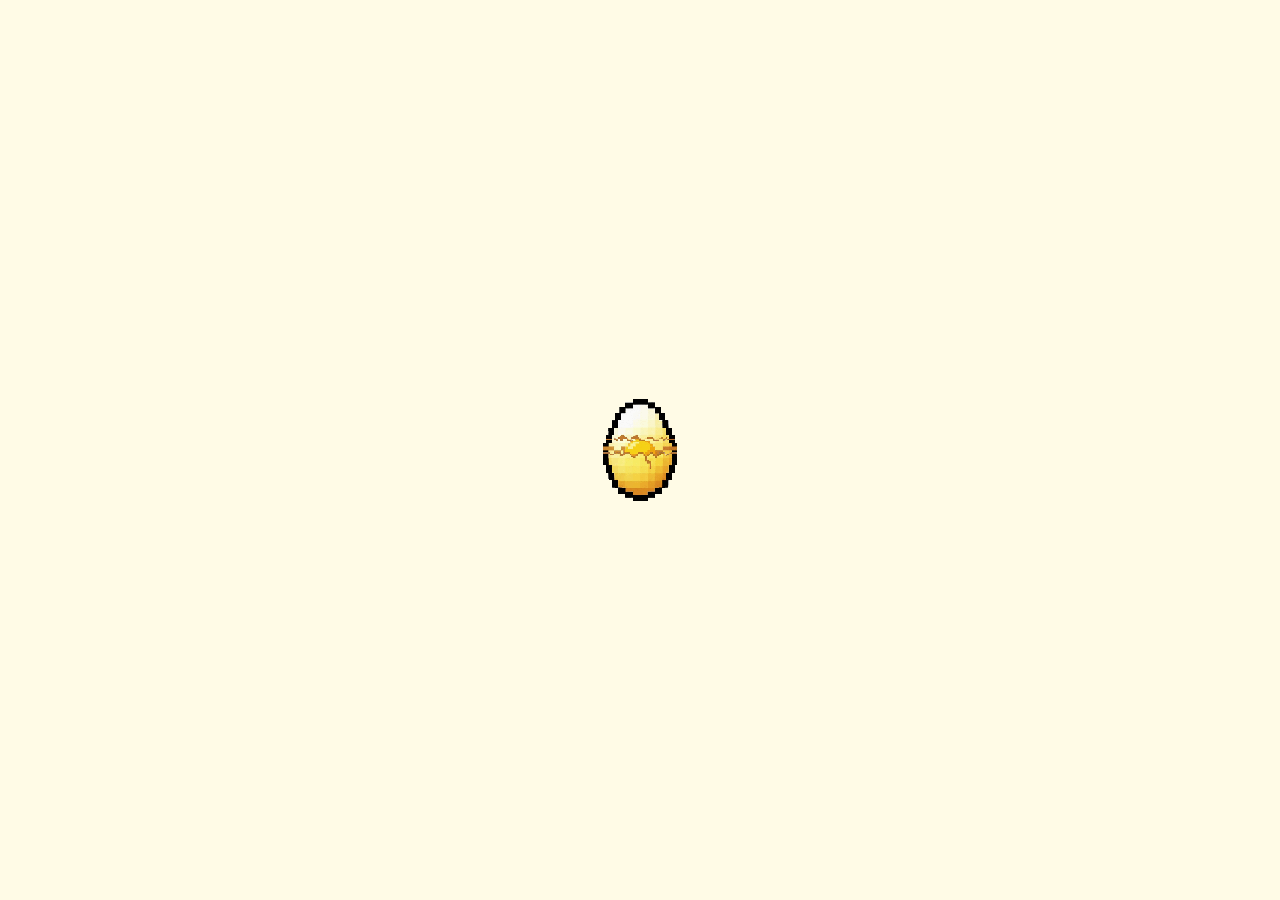
<file: index.html>
<!DOCTYPE html>
<html lang="en">
<head>
  <meta charset="UTF-8">
  <title>Egg Timer</title>
  <link rel="stylesheet" href="styles.css">
</head>
<body>
  <!-- Loader -->
  <div id="loader">
    <img src="loader.gif" alt="Loading...">
  </div>

  <!-- Welcome Container -->
  <div id="main-content" class="welcome-container hidden">
    <img src="logo.png" alt="Egg Timer Logo" class="logo">
    <h1>Ready for some eggs?🥚</h1>
    <button onclick="location.href='menu.html'">Start Boiling</button>
  </div>

  <script>
    window.addEventListener("load", () => {
      const loader = document.getElementById("loader");
      const main = document.getElementById("main-content");

      setTimeout(() => {
        loader.style.display = "none";
        main.classList.remove("hidden");
      }, 2000); // 2 seconds
    });
  </script>
</body>
</html>
</file>
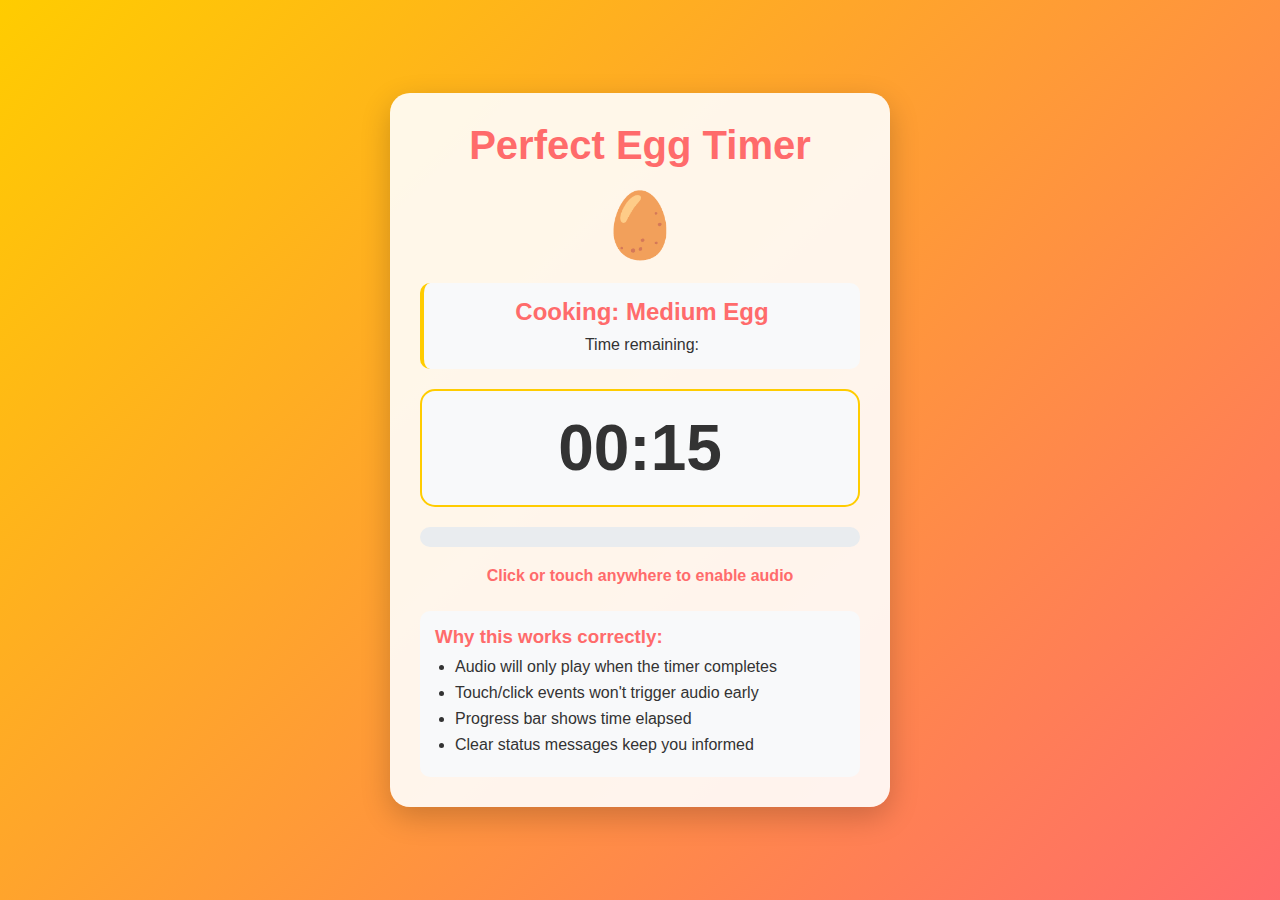
<file: egg-timer.html>
<!DOCTYPE html>
<html lang="en">
<head>
    <meta charset="UTF-8">
    <meta name="viewport" content="width=device-width, initial-scale=1.0">
    <title>Egg Timer</title>
    <style>
        * {
            margin: 0;
            padding: 0;
            box-sizing: border-box;
            font-family: 'Segoe UI', Tahoma, Geneva, Verdana, sans-serif;
        }
        
        body {
            display: flex;
            flex-direction: column;
            align-items: center;
            justify-content: center;
            min-height: 100vh;
            background: linear-gradient(135deg, #ffcc00, #ff6b6b);
            padding: 20px;
            color: #333;
        }
        
        .container {
            background: rgba(255, 255, 255, 0.9);
            border-radius: 20px;
            padding: 30px;
            box-shadow: 0 10px 30px rgba(0, 0, 0, 0.2);
            text-align: center;
            max-width: 500px;
            width: 100%;
        }
        
        h1 {
            margin-bottom: 20px;
            color: #ff6b6b;
            font-size: 2.5rem;
        }
        
        .egg-icon {
            font-size: 4rem;
            margin-bottom: 20px;
        }
        
        .timer-display {
            font-size: 4rem;
            font-weight: bold;
            margin: 20px 0;
            color: #333;
            background: #f8f9fa;
            padding: 20px;
            border-radius: 15px;
            border: 2px solid #ffcc00;
        }
        
        .egg-info {
            margin: 20px 0;
            padding: 15px;
            background: #f8f9fa;
            border-radius: 10px;
            border-left: 4px solid #ffcc00;
        }
        
        .egg-info h2 {
            color: #ff6b6b;
            margin-bottom: 10px;
        }
        
        .progress-container {
            width: 100%;
            background: #e9ecef;
            height: 20px;
            border-radius: 10px;
            margin: 20px 0;
            overflow: hidden;
        }
        
        .progress-bar {
            height: 100%;
            background: linear-gradient(to right, #ffcc00, #ff6b6b);
            width: 0%;
            border-radius: 10px;
            transition: width 1s linear;
        }
        
        .status-message {
            margin: 15px 0;
            font-weight: bold;
            min-height: 24px;
            color: #ff6b6b;
        }
        
        .instructions {
            margin-top: 20px;
            padding: 15px;
            background: #f8f9fa;
            border-radius: 10px;
            text-align: left;
        }
        
        .instructions h3 {
            color: #ff6b6b;
            margin-bottom: 10px;
        }
        
        .instructions ul {
            padding-left: 20px;
        }
        
        .instructions li {
            margin-bottom: 8px;
        }
    </style>
</head>
<body>
    <div class="container">
        <h1>Perfect Egg Timer</h1>
        <div class="egg-icon">🥚</div>
        
        <div class="egg-info">
            <h2 id="egg-type">Cooking: Medium Egg</h2>
            <p>Time remaining:</p>
        </div>
        
        <div class="timer-display" id="countdown">07:00</div>
        
        <div class="progress-container">
            <div class="progress-bar" id="progress-bar"></div>
        </div>
        
        <div class="status-message" id="status">Timer is running...</div>
        
        <div class="instructions">
            <h3>Why this works correctly:</h3>
            <ul>
                <li>Audio will only play when the timer completes</li>
                <li>Touch/click events won't trigger audio early</li>
                <li>Progress bar shows time elapsed</li>
                <li>Clear status messages keep you informed</li>
            </ul>
        </div>
    </div>

    <script>
        document.addEventListener("DOMContentLoaded", () => {
            // Define the egg types and their times in seconds
            const eggTimes = {
                soft: 10,  // Reduced for testing - change to 240 for real soft eggs
                medium: 15, // Reduced for testing - change to 420 for real medium eggs
                hard: 20    // Reduced for testing - change to 720 for real hard eggs
            };
            
            // Get the type of egg from the URL parameters for demonstration
            // In a real scenario, you would get this from the current page URL
            const urlParams = new URLSearchParams(window.location.search);
            let eggType = urlParams.get('type') || 'medium';
            const totalTime = eggTimes[eggType];

            // Update the egg type display
            document.getElementById('egg-type').textContent = `Cooking: ${eggType.charAt(0).toUpperCase() + eggType.slice(1)} Egg`;

            // Timer variables
            let timeRemaining = totalTime;
            const countdownDisplay = document.getElementById("countdown");
            const progressBar = document.getElementById("progress-bar");
            const statusMessage = document.getElementById("status");
            let alarmSound = null;
            let timerId = null;
            let audioAllowed = false;

            // Function to update the timer display
            function updateDisplay() {
                const minutes = Math.floor(timeRemaining / 60);
                const seconds = timeRemaining % 60;
                countdownDisplay.textContent = `${minutes.toString().padStart(2, '0')}:${seconds.toString().padStart(2, '0')}`;
                
                // Update progress bar
                const progress = ((totalTime - timeRemaining) / totalTime) * 100;
                progressBar.style.width = `${progress}%`;
            }

            // Function to initialize audio
            function initAudio() {
                if (alarmSound) return;
                
                // Create audio element but don't play it
                alarmSound = new Audio('https://assets.mixkit.co/sfx/preview/mixkit-alarm-digital-clock-beep-989.mp3');
                alarmSound.preload = 'auto';
                
                statusMessage.textContent = "Audio is ready - timer is running";
                audioAllowed = true;
            }

            // Function to play alarm sound
            function playAlarm() {
                if (alarmSound && audioAllowed) {
                    alarmSound.play()
                        .then(() => {
                            statusMessage.textContent = "Timer complete! Alarm is playing.";
                        })
                        .catch(error => {
                            console.error("Audio playback failed:", error);
                            statusMessage.textContent = "Timer complete! (Enable audio for alarm sound)";
                        });
                } else {
                    statusMessage.textContent = "Timer complete! (Audio was not enabled)";
                }
            }

            // Main timer function
            function startTimer() {
                if (timerId !== null) {
                    return; 
                }
                
                // Initialize audio on first user interaction
                if (!audioAllowed) {
                    statusMessage.textContent = "Click or touch anywhere to enable audio";
                    
                    const enableAudio = () => {
                        initAudio();
                        document.body.removeEventListener('click', enableAudio);
                        document.body.removeEventListener('touchstart', enableAudio);
                    };
                    
                    document.body.addEventListener('click', enableAudio);
                    document.body.addEventListener('touchstart', enableAudio);
                }
                
                // Start the countdown
                timerId = setInterval(() => {
                    if (timeRemaining <= 0) {
                        clearInterval(timerId);
                        countdownDisplay.textContent = "00:00";
                        progressBar.style.width = '100%';
                        playAlarm();
                    } else {
                        timeRemaining--;
                        updateDisplay();
                    }
                }, 1000);
            }
            
            // Initial setup
            updateDisplay();
            startTimer();
        });
    </script>
</body>
</html>
</file>
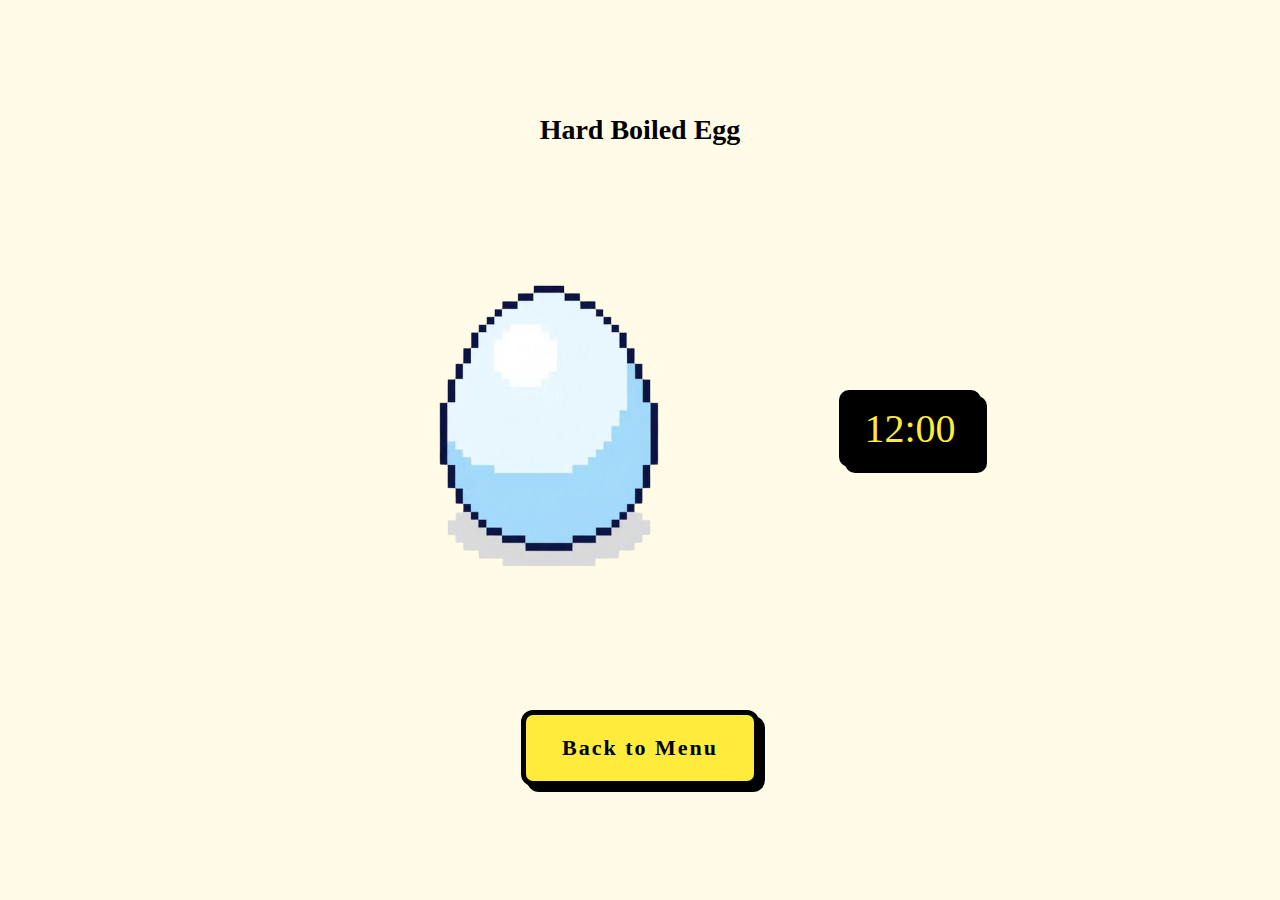
<file: hard.html>
<!DOCTYPE html>
<html lang="en">
<head>
  <meta charset="UTF-8">
  <title>Hard Boiled Egg Timer</title>
  <link rel="stylesheet" href="styles.css">
</head>
<body>
  <div class="timer-container">
    <h1 id="timer-title">Hard Boiled Egg</h1>
    
    <div class="egg-timer-display">
      <div class="egg-animation">
        <img id="egg-img" src="egg.png" alt="Boiling Egg">
      </div>
      
      <div class="countdown-display">
        <p id="countdown">09:00</p>
      </div>
    </div>
    
    <button onclick="location.href='menu.html'">Back to Menu</button>
  </div>
  
  <script src="timer.js"></script>
</body>
</html>
</file>
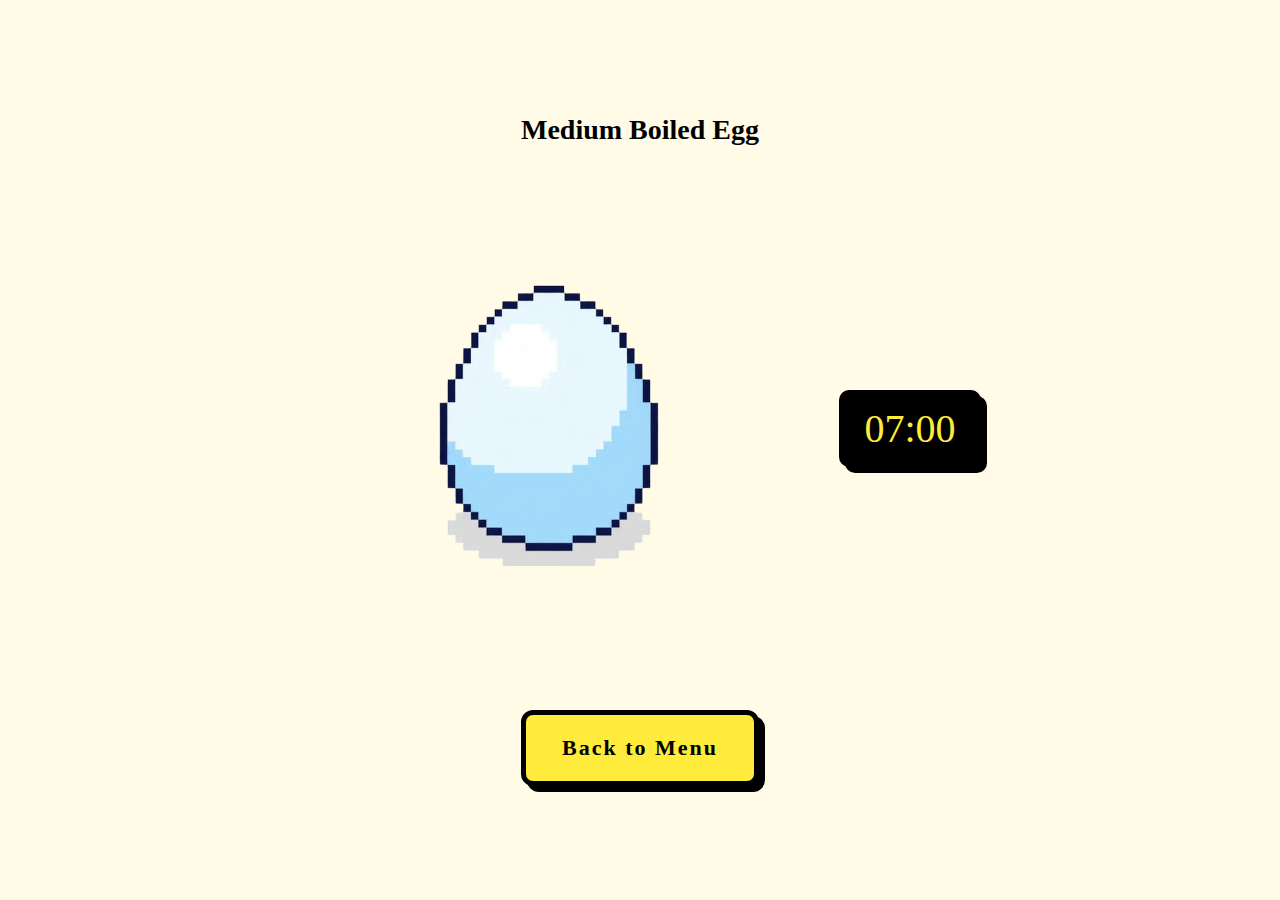
<file: medium.html>
<!DOCTYPE html>
<html lang="en">
<head>
  <meta charset="UTF-8">
  <title>Medium Boiled Egg Timer</title>
  <link rel="stylesheet" href="styles.css">
</head>
<body>
  <div class="timer-container">
    <h1 id="timer-title">Medium Boiled Egg</h1>
    
    <div class="egg-timer-display">
      <div class="egg-animation">
        <img id="egg-img" src="egg.png" alt="Boiling Egg">
      </div>
      
      <div class="countdown-display">
        <p id="countdown">06:00</p>
      </div>
    </div>
    
    <button onclick="location.href='menu.html'">Back to Menu</button>
  </div>
  
  <script src="timer.js"></script>
</body>
</html>
</file>
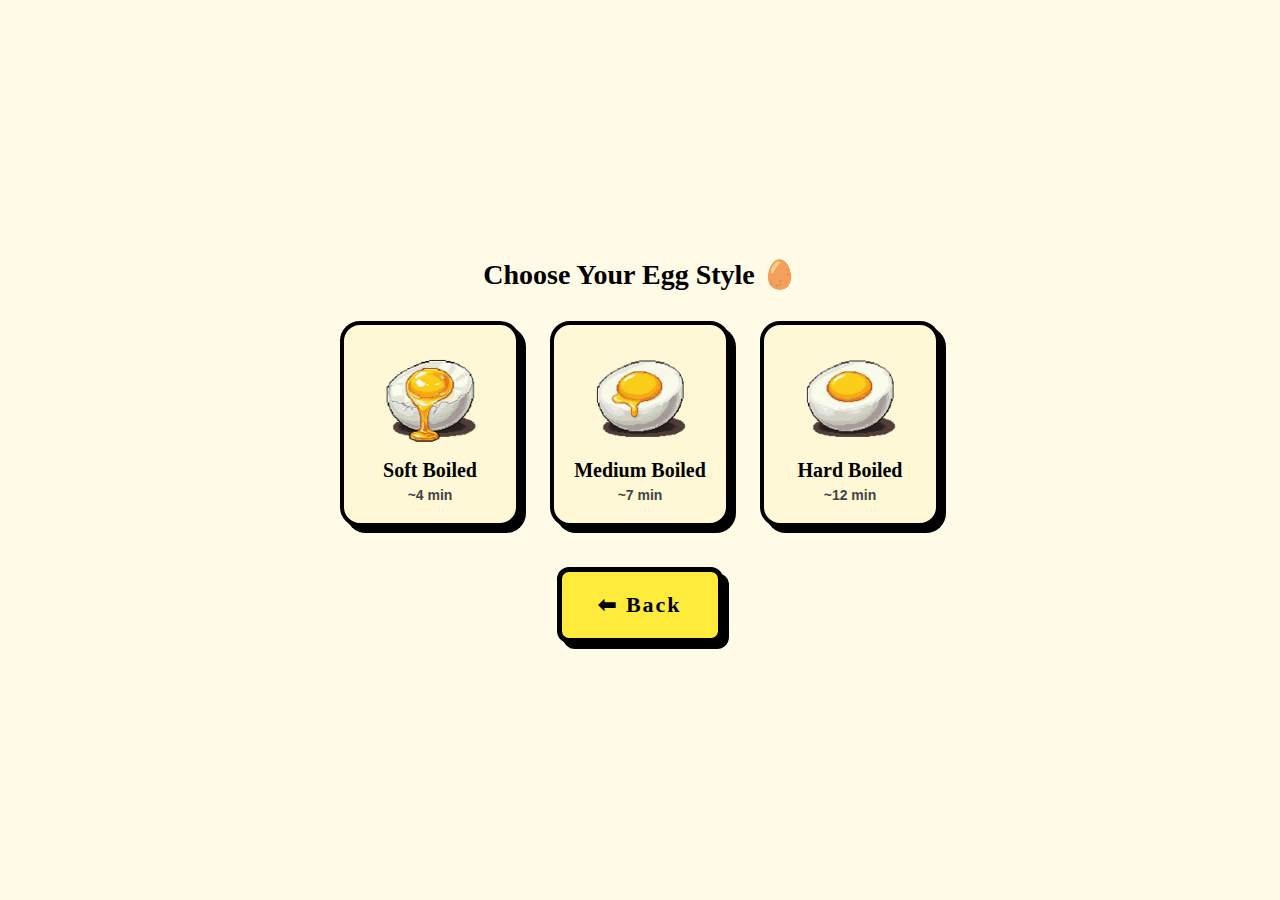
<file: menu.html>
<!DOCTYPE html>
<html lang="en">
<head>
  <meta charset="UTF-8">
  <title>Egg Timer Menu</title>
  <link rel="stylesheet" href="styles.css">
</head>
<body>
  <div class="menu-container">
    <h1>Choose Your Egg Style 🥚</h1>

    <div class="egg-options">
      <div class="egg-card" onclick="location.href='soft.html'">
        <img src="soft.png" alt="Soft Boiled Egg">
        <h2>Soft Boiled</h2>
        <p>~4 min</p>
      </div>

      <div class="egg-card" onclick="location.href='medium.html'">
        <img src="medium.png" alt="Medium Boiled Egg">
        <h2>Medium Boiled</h2>
        <p>~7 min</p>
      </div>

      <div class="egg-card" onclick="location.href='hard.html'">
        <img src="hard.png" alt="Hard Boiled Egg">
        <h2>Hard Boiled</h2>
        <p>~12 min</p>
      </div>
    </div>

    <button onclick="location.href='index.html'">⬅ Back</button>
  </div>
</body>
</html>
</file>
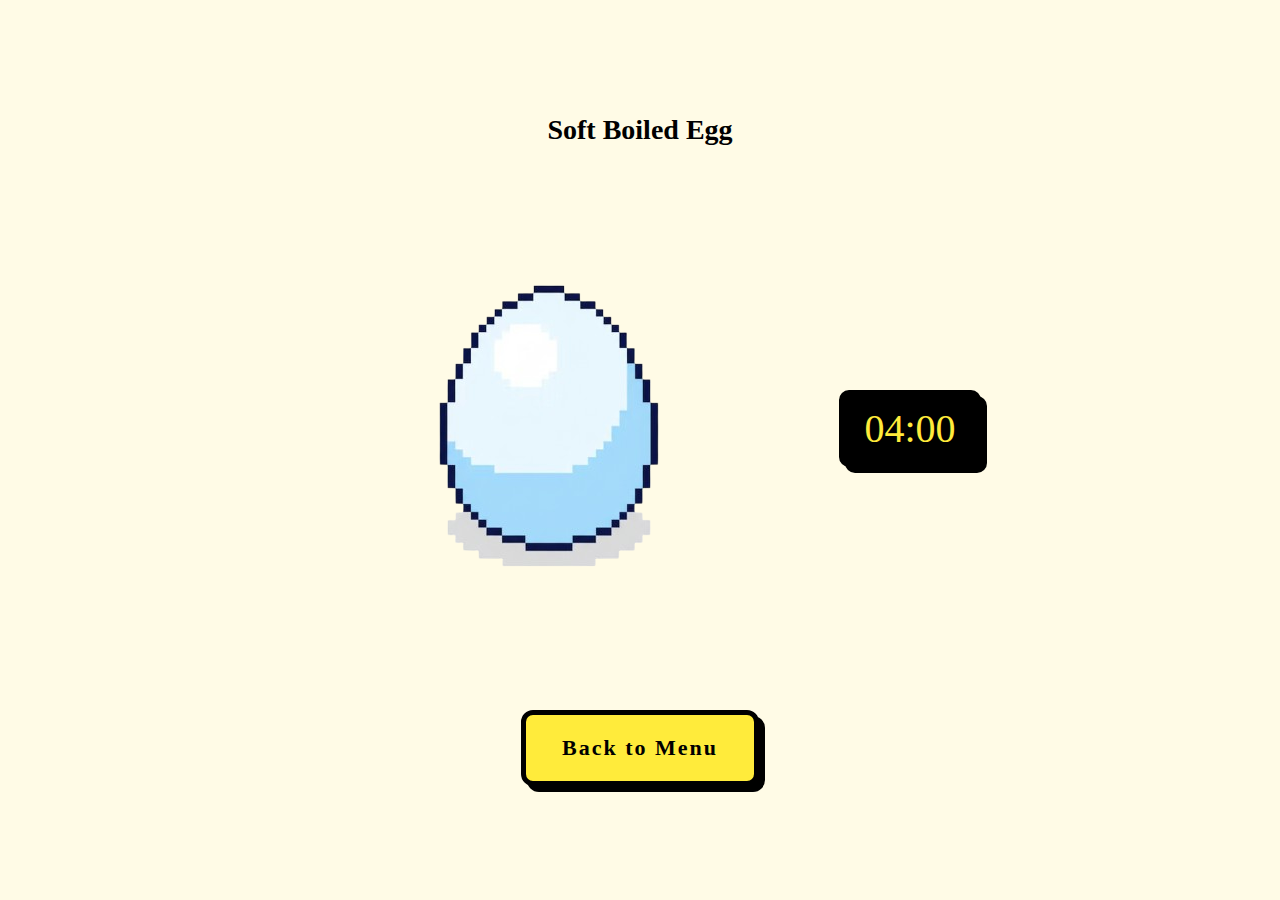
<file: soft.html>
<!DOCTYPE html>
<html lang="en">
<head>
  <meta charset="UTF-8">
  <title>Soft Boiled Egg Timer</title>
  <link rel="stylesheet" href="styles.css">
</head>
<body>
  <div class="timer-container">
    <h1 id="timer-title">Soft Boiled Egg</h1>
    
    <!-- This is the corrected container that matches the CSS -->
    <div class="egg-timer-display">
      <div class="egg-animation">
        <img id="egg-img" src="egg.png" alt="Boiling Egg">
      </div>
      
      <div class="countdown-display">
        <p id="countdown">04:00</p>
      </div>
    </div>
    
    <button onclick="location.href='menu.html'">Back to Menu</button>
  </div>
  
  <script src="timer.js"></script>
</body>
</html>
</file>
<file: styles.css>
/* General Reset */
  * {
    margin: 0;
    padding: 0;
    box-sizing: border-box;
  }

  body {
    font-family: "Arial", sans-serif;
    background: #fffbe6; /* egg shell yellow */
    height: 100vh;
    display: flex;
    justify-content: center;
    align-items: center;
  }

  /* Hide Elements */
  .hidden {
    display: none;
  }

  /* Loader Styles */
  #loader {
    position: fixed;
    top: 0; left: 0;
    width: 100%; height: 100%;
    background: #fffbe6;
    display: flex;
    flex-direction: column;
    justify-content: center;
    align-items: center;
    z-index: 1000;
  }

  #loader img {
    width: 150px;
    height: auto;
    image-rendering: pixelated;
  }



  /* Welcome Container */
  .welcome-container {
    text-align: center;
    animation: fadeIn 1.5s ease-in-out;
  }

  .logo {
    width: 350px;
    margin-bottom: 20px;
    animation: bounce 2s infinite;
  }

  h1 {
    font-size: 28px;
    color: #333;
    margin-bottom: 10px;
    font-family:'Bungee Shade', cursive;
  }

  /* Start Button */
  button {
    font-family: 'Bungee Shade', cursive; /* Retro thick arcade font */
    background: #ffeb3b; /* Brighter Pac-Man yellow */
    border: 5px solid #000;
    padding: 20px 36px;
    font-size: 22px;
    font-weight: 900;
    color: #000;
    cursor: pointer;
    border-radius: 12px;
    image-rendering: pixelated;
    box-shadow: 6px 6px #000;
    letter-spacing: 2px;
    transition: transform 0.15s ease, background 0.2s ease;
  }

  button:hover {
    transform: scale(1.08) rotate(-2deg);
    background: #ffc107; /* darker yellow */
  }

  /* Animations */
  @keyframes fadeIn {
    from { opacity: 0; transform: translateY(20px); }
    to   { opacity: 1; transform: translateY(0); }
  }

  @keyframes bounce {
    0%, 100% { transform: translateY(0); }
    50% { transform: translateY(-10px); }
  }
  /* Menu Screen */
  .menu-container {
    text-align: center;
    padding: 40px;
  }

  .menu-container h1 {
    font-family: 'Bungee Shade', cursive;
    font-size: 28px;
    margin-bottom: 30px;
    color: #000;
  }

  .egg-options {
    display: flex;
    justify-content: center;
    gap: 30px;
    flex-wrap: wrap;
    margin-bottom: 40px;
  }

  .egg-card {
    background: #fff8d6;
    border: 4px solid #000;
    border-radius: 20px;
    padding: 20px;
    width: 180px;
    cursor: pointer;
    transition: transform 0.2s ease, box-shadow 0.2s ease;
    box-shadow: 6px 6px #000;
  }

  .egg-card:hover {
    transform: scale(1.08) rotate(-2deg);
    background: #ffe066;
  }

  .egg-card img {
    width: 100px;
    margin-bottom: 10px;
  }

  .egg-card h2 {
    font-size: 20px;
    font-family: 'Bungee Shade', cursive;
    margin-bottom: 5px;
  }

  .egg-card p {
    font-size: 14px;
    font-weight: bold;
    color: #444;
  }
  /* Timer Screen */
  .timer-container {
    text-align: center;
    padding: 40px;
  }

  .timer-container h1 {
    font-family: 'Bungee Shade', cursive;
    font-size: 28px;
    margin-bottom: 30px;
    color: #000;
  }
  /* This is the new container for the image and countdown */
  .egg-timer-display {
    display: flex;
    align-items: center;
    justify-content: center;
    gap: 40px;
    margin-bottom: 30px;
  }

  .egg-animation img {
    width: 100%;
    height: auto;
    image-rendering: pixelated;
    /* Apply the bounce animation to the image */
    animation: bounce 2s infinite;
  }

  .countdown-display {
    background: #000;
    color: #ffeb3b;
    font-family: 'Bungee Shade', cursive;
    font-size: 40px;
    padding: 10px 20px;
    border: 5px solid #000;
    box-shadow: 6px 6px #000;
    border-radius: 10px;
  }

  /* --- Responsive Design for Mobile Devices --- */
  @media (max-width: 768px) {
    /* Adjustments for Welcome and Menu pages */
    .logo {
      width: 80%; /* Logo scales down on smaller screens */
    }

    h1 {
      font-size: 24px; /* Smaller font for headings */
    }

    .egg-options {
      flex-direction: column; /* Stack egg cards vertically */
      align-items: center;
      gap: 20px;
    }

    .egg-card {
      width: 90%; /* Egg cards become full-width */
    }
    
    .egg-card img {
      width: 80px; /* Smaller egg images on menu */
    }
    
    .egg-card h2 {
      font-size: 18px;
    }
    
    .egg-card p {
      font-size: 12px;
    }
    
    /* Adjustments for Timer page */
    .egg-timer-display {
      flex-direction: column; /* Stack the image and countdown vertically */
      gap: 20px;
    }
    
    .egg-animation {
      width: 200px;
      height: 200px;
    }
    
    .countdown-display {
      font-size: 32px; /* Smaller font for countdown */
    }
  }
</file>
